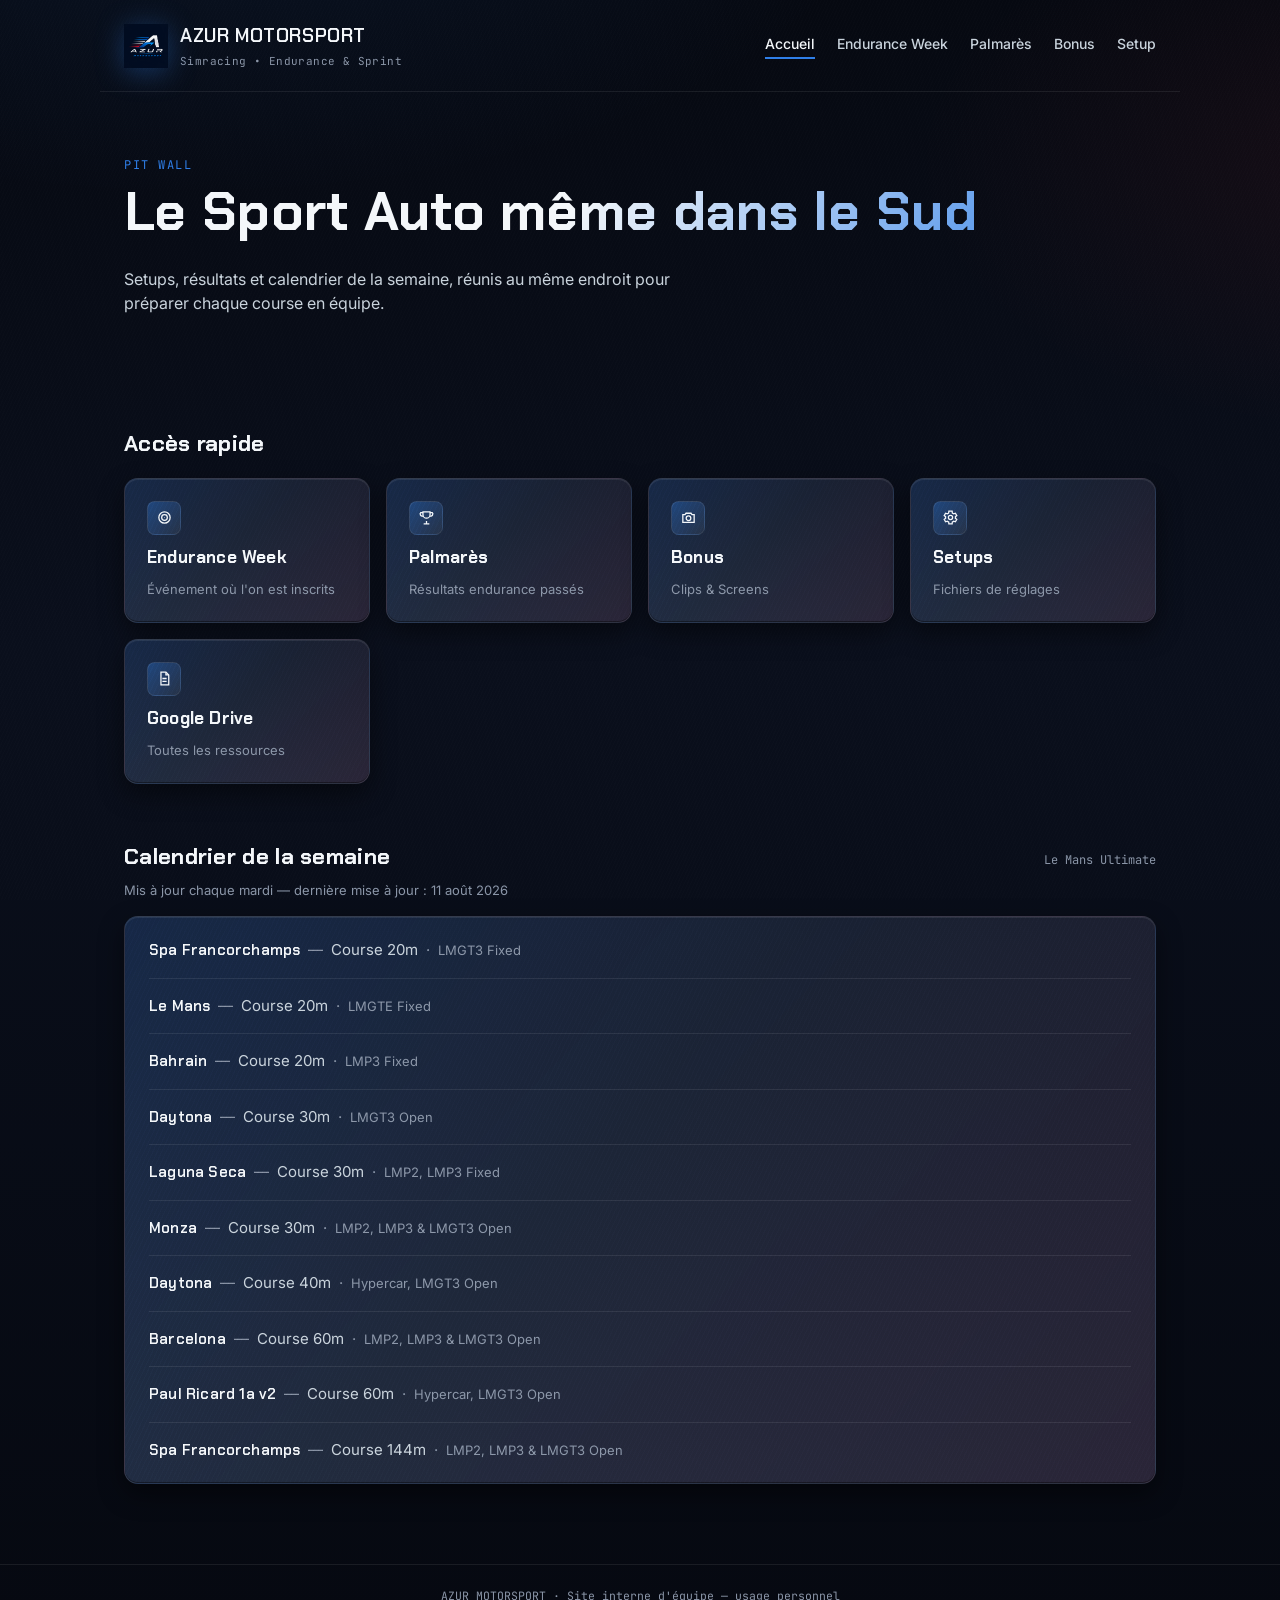
<file: index.html>
<!DOCTYPE html>
<html lang="fr">
<head>
<meta charset="UTF-8">
<meta name="viewport" content="width=device-width, initial-scale=1.0">
<title>Accueil — Équipe Simracing</title>
<link rel="preconnect" href="https://fonts.googleapis.com">
<link href="https://fonts.googleapis.com/css2?family=Chakra+Petch:wght@500;600;700&family=Inter:wght@400;500;600&family=JetBrains+Mono:wght@400;500&display=swap" rel="stylesheet">
<link rel="stylesheet" href="style.css">
</head>
<body>
<div class="speed-lines" aria-hidden="true">
  <span class="streak" style="top:8%;  width:180px; animation-duration:5.5s; animation-delay:-1s;"></span>
  <span class="streak" style="top:16%; width:120px; animation-duration:4.2s; animation-delay:-3.4s;"></span>
  <span class="streak" style="top:24%; width:200px; animation-duration:6.8s; animation-delay:-0.5s;"></span>
  <span class="streak" style="top:33%; width:140px; animation-duration:5s;   animation-delay:-2.2s;"></span>
  <span class="streak" style="top:42%; width:170px; animation-duration:4.6s; animation-delay:-4.1s;"></span>
  <span class="streak" style="top:51%; width:110px; animation-duration:6.2s; animation-delay:-1.7s;"></span>
  <span class="streak" style="top:60%; width:190px; animation-duration:5.3s; animation-delay:-3.9s;"></span>
  <span class="streak" style="top:69%; width:130px; animation-duration:4.8s; animation-delay:-0.9s;"></span>
  <span class="streak" style="top:78%; width:160px; animation-duration:6.5s; animation-delay:-2.8s;"></span>
  <span class="streak" style="top:88%; width:150px; animation-duration:5.7s; animation-delay:-4.6s;"></span>
</div>


<header class="plate">
  <div class="brand">
    <img class="brand-mark" src="assets/logo.png" alt="Logo Azur Motorsport">
    <div>
      <div class="brand-name" data-team-name>AZUR MOTORSPORT</div>
      <div class="brand-tagline" data-team-tagline>Simracing</div>
    </div>
  </div>
  <nav class="top-nav">
    <a href="index.html" class="active">Accueil</a>
    <a href="endurance-week.html">Endurance Week</a>
    <a href="palmares.html">Palmarès</a>
    <a href="bonus.html">Bonus</a>
    <a href="setup.html">Setup</a>
  </nav>
</header>

<main class="wrap">

  <section class="hero">
    <span class="eyebrow">Pit wall</span>
    <h1>Le Sport Auto même dans le Sud</h1>
    <p class="lead">Setups, résultats et calendrier de la semaine, réunis au même endroit pour préparer chaque course en équipe.</p>
  </section>

  <section class="block">
    <div class="section-head">
      <h2>Accès rapide</h2>
    </div>
    <div class="quick-links" data-quick-links></div>
  </section>

  <section class="block">
    <div class="section-head">
      <h2>Calendrier de la semaine</h2>
      <span class="meta" data-sim-game>Le Mans Ultimate</span>
    </div>
    <p style="margin-top:-10px; margin-bottom:16px; font-size:13px; color:var(--chrome-500);">
      Mis à jour chaque mardi — dernière mise à jour : <span data-week-updated>—</span>
    </p>
    <div class="metal-panel calendar-block" data-race-week></div>
  </section>

</main>

<footer>
  <span data-team-name>AZUR MOTORSPORT</span> · Site interne d'équipe — usage personnel
</footer>

<script src="data.js"></script>
<script src="script.js"></script>
</body>
</html>
</file>
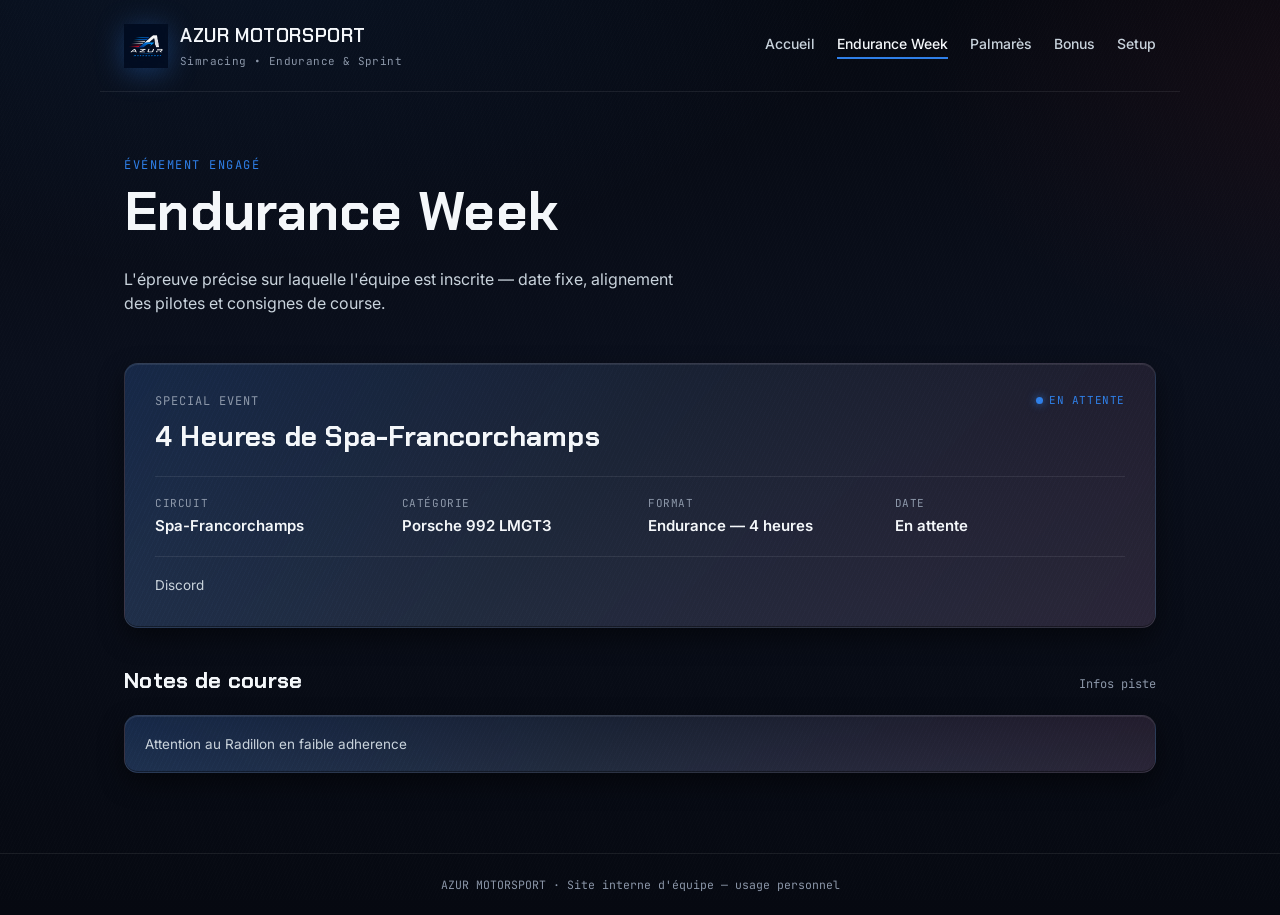
<file: endurance-week.html>
<!DOCTYPE html>
<html lang="fr">
<head>
<meta charset="UTF-8">
<meta name="viewport" content="width=device-width, initial-scale=1.0">
<title>Endurance Week — Équipe Simracing</title>
<link rel="preconnect" href="https://fonts.googleapis.com">
<link href="https://fonts.googleapis.com/css2?family=Chakra+Petch:wght@500;600;700&family=Inter:wght@400;500;600&family=JetBrains+Mono:wght@400;500&display=swap" rel="stylesheet">
<link rel="stylesheet" href="style.css">
</head>
<body>
<div class="speed-lines" aria-hidden="true">
  <span class="streak" style="top:8%;  width:180px; animation-duration:5.5s; animation-delay:-1s;"></span>
  <span class="streak" style="top:16%; width:120px; animation-duration:4.2s; animation-delay:-3.4s;"></span>
  <span class="streak" style="top:24%; width:200px; animation-duration:6.8s; animation-delay:-0.5s;"></span>
  <span class="streak" style="top:33%; width:140px; animation-duration:5s;   animation-delay:-2.2s;"></span>
  <span class="streak" style="top:42%; width:170px; animation-duration:4.6s; animation-delay:-4.1s;"></span>
  <span class="streak" style="top:51%; width:110px; animation-duration:6.2s; animation-delay:-1.7s;"></span>
  <span class="streak" style="top:60%; width:190px; animation-duration:5.3s; animation-delay:-3.9s;"></span>
  <span class="streak" style="top:69%; width:130px; animation-duration:4.8s; animation-delay:-0.9s;"></span>
  <span class="streak" style="top:78%; width:160px; animation-duration:6.5s; animation-delay:-2.8s;"></span>
  <span class="streak" style="top:88%; width:150px; animation-duration:5.7s; animation-delay:-4.6s;"></span>
</div>


<header class="plate">
  <div class="brand">
    <img class="brand-mark" src="assets/logo.png" alt="Logo Azur Motorsport">
    <div>
      <div class="brand-name" data-team-name>AZUR MOTORSPORT</div>
      <div class="brand-tagline" data-team-tagline>Simracing</div>
    </div>
  </div>
  <nav class="top-nav">
    <a href="index.html">Accueil</a>
    <a href="endurance-week.html" class="active">Endurance Week</a>
    <a href="palmares.html">Palmarès</a>
    <a href="bonus.html">Bonus</a>
    <a href="setup.html">Setup</a>
  </nav>
</header>

<main class="wrap">

  <section class="hero" style="padding-bottom: 8px;">
    <span class="eyebrow">Événement engagé</span>
    <h1>Endurance Week</h1>
    <p class="lead">L'épreuve précise sur laquelle l'équipe est inscrite — date fixe, alignement des pilotes et consignes de course.</p>
  </section>

  <section class="block" style="margin-top: 24px;" data-endurance-event>

    <div class="metal-panel event-card">
      <div class="top-row">
        <span class="ev-series" data-ev-series>—</span>
        <span class="status-dot upcoming" data-ev-status>—</span>
      </div>
      <h2 class="ev-title" data-ev-title>—</h2>

      <div class="ev-specs">
        <div class="ev-spec">
          <div class="label">Circuit</div>
          <div class="value" data-ev-track>—</div>
        </div>
        <div class="ev-spec">
          <div class="label">Catégorie</div>
          <div class="value" data-ev-car>—</div>
        </div>
        <div class="ev-spec">
          <div class="label">Format</div>
          <div class="value" data-ev-format>—</div>
        </div>
        <div class="ev-spec">
          <div class="label">Date</div>
          <div class="value" data-ev-date>—</div>
        </div>
      </div>

      <p class="ev-briefing" data-ev-briefing>—</p>
    </div>

    <div class="section-head" style="margin-top:36px;">
      <h2>Notes de course</h2>
      <span class="meta">Infos piste</span>
    </div>
    <div class="metal-panel ev-notes" data-ev-notes>—</div>

  </section>

</main>

<footer>
  <span data-team-name>AZUR MOTORSPORT</span> · Site interne d'équipe — usage personnel
</footer>

<script src="data.js"></script>
<script src="script.js"></script>
</body>
</html>
</file>
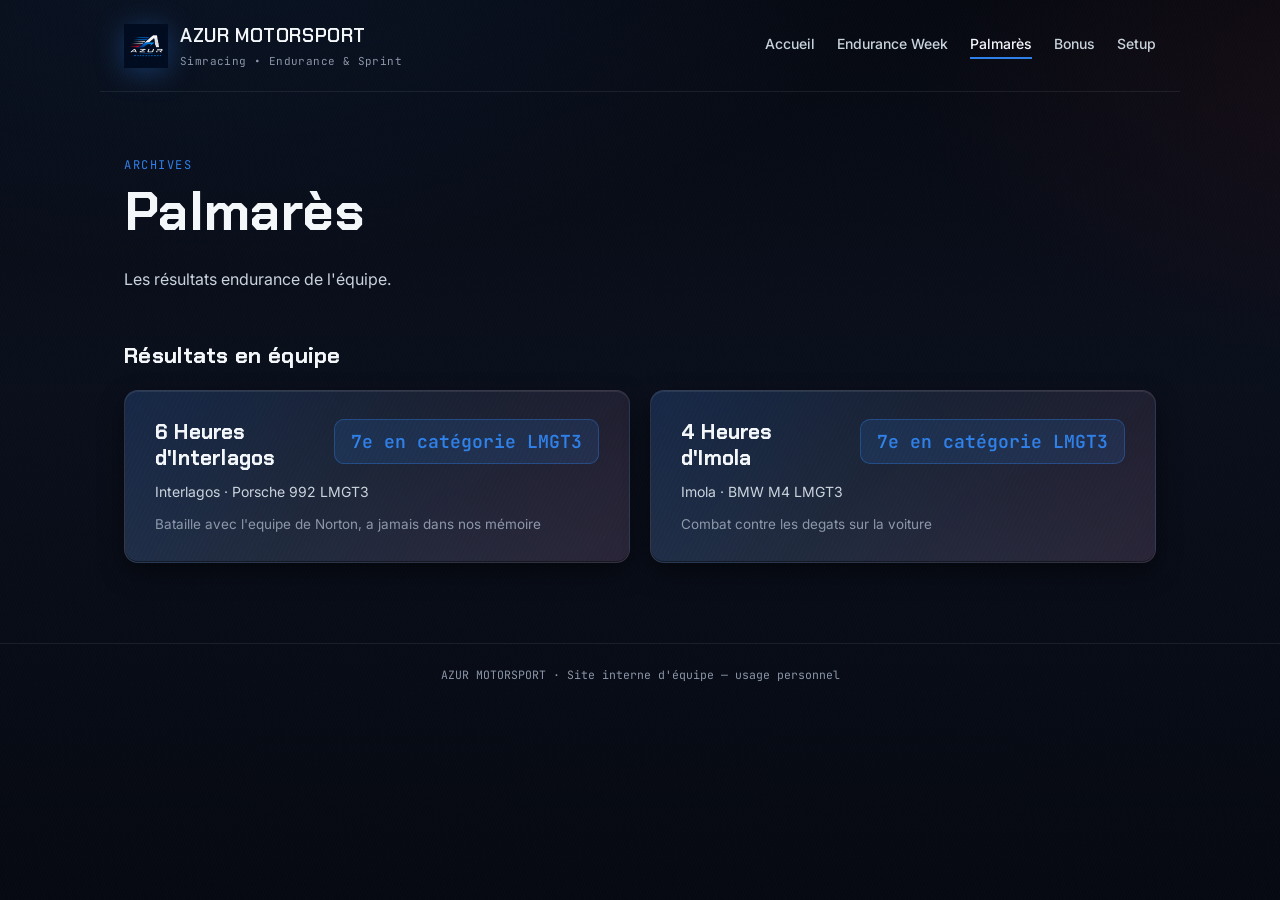
<file: palmares.html>
<!DOCTYPE html>
<html lang="fr">
<head>
<meta charset="UTF-8">
<meta name="viewport" content="width=device-width, initial-scale=1.0">
<title>Palmarès — Équipe Simracing</title>
<link rel="preconnect" href="https://fonts.googleapis.com">
<link href="https://fonts.googleapis.com/css2?family=Chakra+Petch:wght@500;600;700&family=Inter:wght@400;500;600&family=JetBrains+Mono:wght@400;500&display=swap" rel="stylesheet">
<link rel="stylesheet" href="style.css">
</head>
<body>
<div class="speed-lines" aria-hidden="true">
  <span class="streak" style="top:8%;  width:180px; animation-duration:5.5s; animation-delay:-1s;"></span>
  <span class="streak" style="top:16%; width:120px; animation-duration:4.2s; animation-delay:-3.4s;"></span>
  <span class="streak" style="top:24%; width:200px; animation-duration:6.8s; animation-delay:-0.5s;"></span>
  <span class="streak" style="top:33%; width:140px; animation-duration:5s;   animation-delay:-2.2s;"></span>
  <span class="streak" style="top:42%; width:170px; animation-duration:4.6s; animation-delay:-4.1s;"></span>
  <span class="streak" style="top:51%; width:110px; animation-duration:6.2s; animation-delay:-1.7s;"></span>
  <span class="streak" style="top:60%; width:190px; animation-duration:5.3s; animation-delay:-3.9s;"></span>
  <span class="streak" style="top:69%; width:130px; animation-duration:4.8s; animation-delay:-0.9s;"></span>
  <span class="streak" style="top:78%; width:160px; animation-duration:6.5s; animation-delay:-2.8s;"></span>
  <span class="streak" style="top:88%; width:150px; animation-duration:5.7s; animation-delay:-4.6s;"></span>
</div>


<header class="plate">
  <div class="brand">
    <img class="brand-mark" src="assets/logo.png" alt="Logo Azur Motorsport">
    <div>
      <div class="brand-name" data-team-name>AZUR MOTORSPORT</div>
      <div class="brand-tagline" data-team-tagline>Simracing</div>
    </div>
  </div>
  <nav class="top-nav">
    <a href="index.html">Accueil</a>
    <a href="endurance-week.html">Endurance Week</a>
    <a href="palmares.html" class="active">Palmarès</a>
    <a href="bonus.html">Bonus</a>
    <a href="setup.html">Setup</a>
  </nav>
</header>

<main class="wrap">

  <section class="hero" style="padding-bottom: 8px;">
    <span class="eyebrow">Archives</span>
    <h1>Palmarès</h1>
    <p class="lead">Les résultats endurance de l'équipe.</p>
  </section>

  <section class="block" style="margin-top: 24px;">
    <div class="section-head">
      <h2>Résultats en équipe</h2>
    </div>
    <div class="palmares-grid" data-palmares></div>
  </section>

</main>

<footer>
  <span data-team-name>AZUR MOTORSPORT</span> · Site interne d'équipe — usage personnel
</footer>

<script src="data.js"></script>
<script src="script.js"></script>
</body>
</html>
</file>
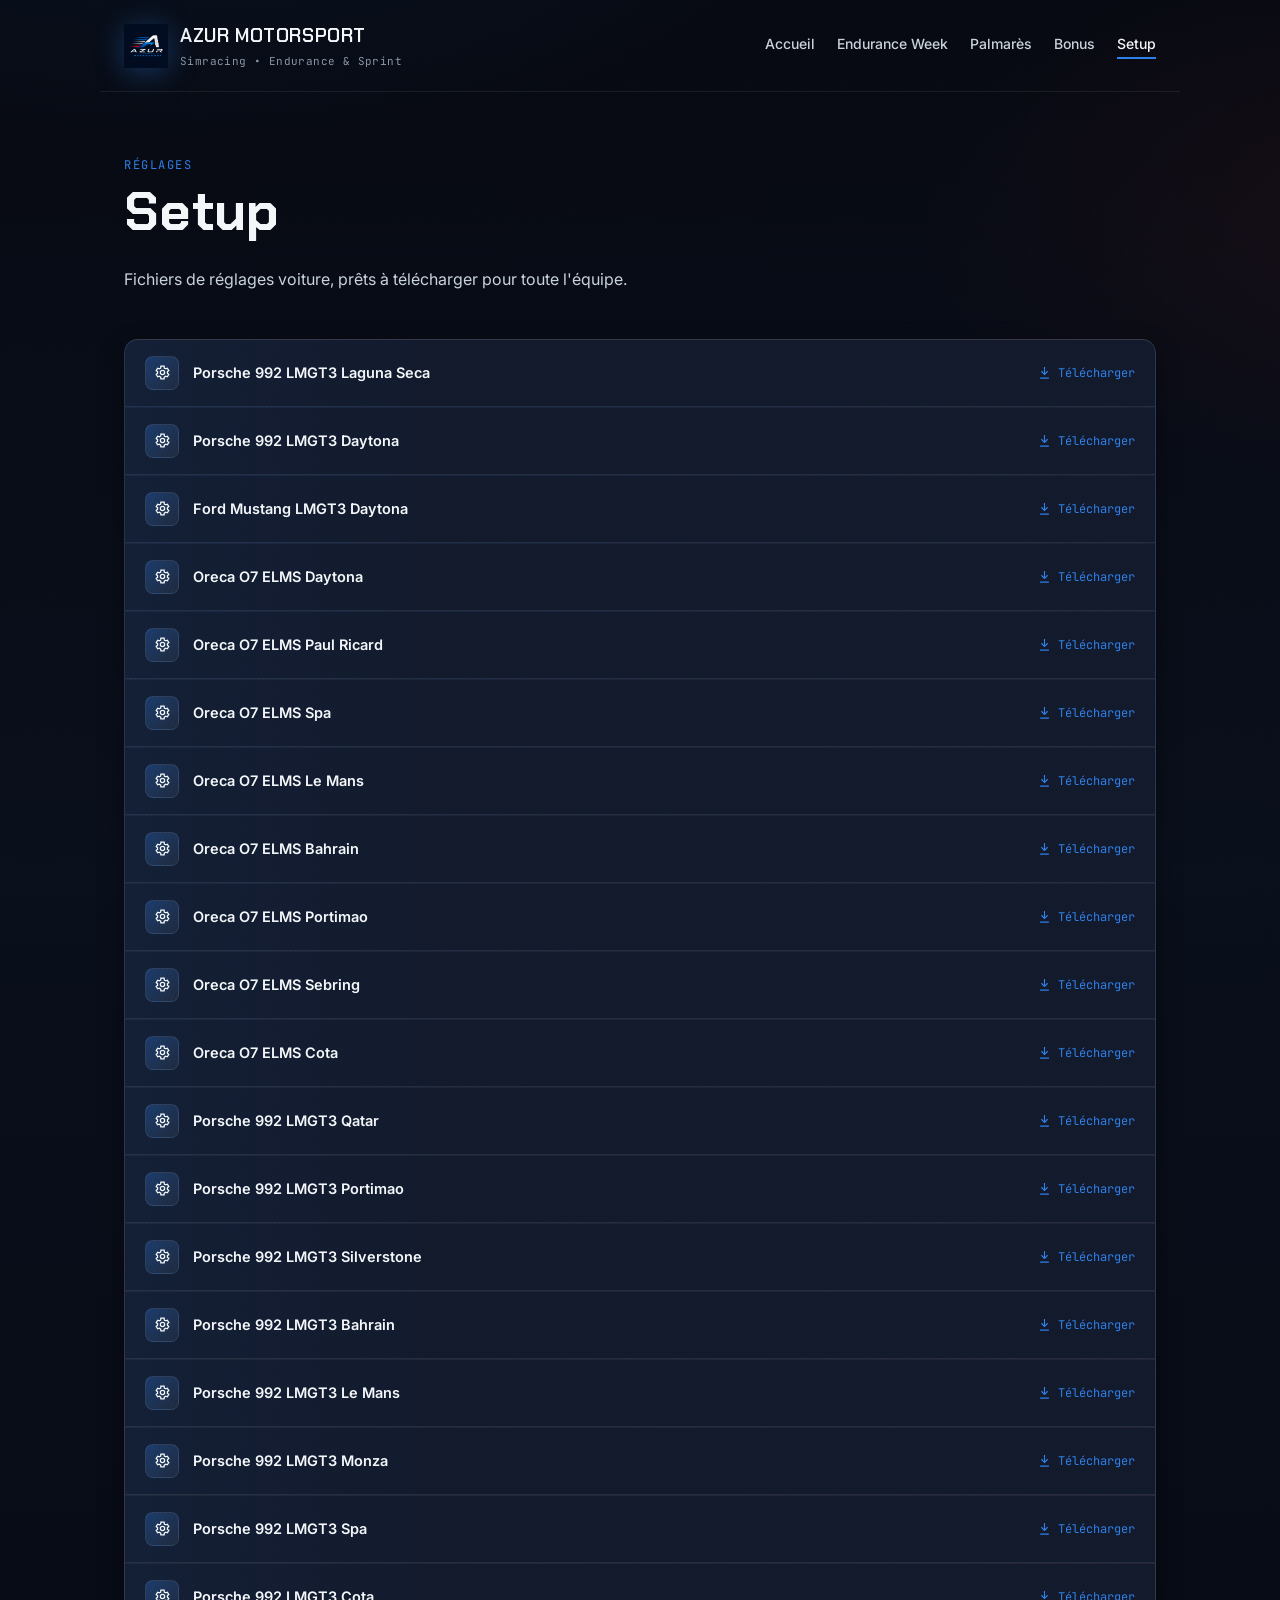
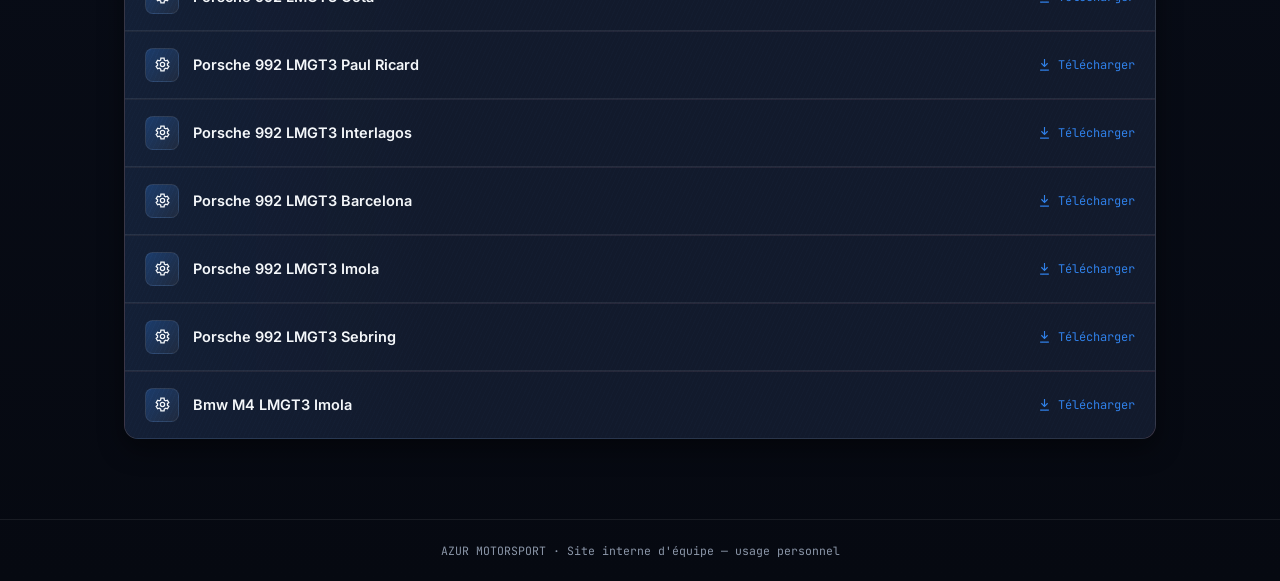
<file: setup.html>
<!DOCTYPE html>
<html lang="fr">
<head>
<meta charset="UTF-8">
<meta name="viewport" content="width=device-width, initial-scale=1.0">
<title>Setup — Équipe Simracing</title>
<link rel="preconnect" href="https://fonts.googleapis.com">
<link href="https://fonts.googleapis.com/css2?family=Chakra+Petch:wght@500;600;700&family=Inter:wght@400;500;600&family=JetBrains+Mono:wght@400;500&display=swap" rel="stylesheet">
<link rel="stylesheet" href="style.css">
</head>
<body>
<div class="speed-lines" aria-hidden="true">
  <span class="streak" style="top:8%;  width:180px; animation-duration:5.5s; animation-delay:-1s;"></span>
  <span class="streak" style="top:16%; width:120px; animation-duration:4.2s; animation-delay:-3.4s;"></span>
  <span class="streak" style="top:24%; width:200px; animation-duration:6.8s; animation-delay:-0.5s;"></span>
  <span class="streak" style="top:33%; width:140px; animation-duration:5s;   animation-delay:-2.2s;"></span>
  <span class="streak" style="top:42%; width:170px; animation-duration:4.6s; animation-delay:-4.1s;"></span>
  <span class="streak" style="top:51%; width:110px; animation-duration:6.2s; animation-delay:-1.7s;"></span>
  <span class="streak" style="top:60%; width:190px; animation-duration:5.3s; animation-delay:-3.9s;"></span>
  <span class="streak" style="top:69%; width:130px; animation-duration:4.8s; animation-delay:-0.9s;"></span>
  <span class="streak" style="top:78%; width:160px; animation-duration:6.5s; animation-delay:-2.8s;"></span>
  <span class="streak" style="top:88%; width:150px; animation-duration:5.7s; animation-delay:-4.6s;"></span>
</div>


<header class="plate">
  <div class="brand">
    <img class="brand-mark" src="assets/logo.png" alt="Logo Azur Motorsport">
    <div>
      <div class="brand-name" data-team-name>AZUR MOTORSPORT</div>
      <div class="brand-tagline" data-team-tagline>Simracing</div>
    </div>
  </div>
  <nav class="top-nav">
    <a href="index.html">Accueil</a>
    <a href="endurance-week.html">Endurance Week</a>
    <a href="palmares.html">Palmarès</a>
    <a href="bonus.html">Bonus</a>
    <a href="setup.html" class="active">Setup</a>
  </nav>
</header>

<main class="wrap">

  <section class="hero" style="padding-bottom: 8px;">
    <span class="eyebrow">Réglages</span>
    <h1>Setup</h1>
    <p class="lead">Fichiers de réglages voiture, prêts à télécharger pour toute l'équipe.</p>
  </section>

  <section class="block" style="margin-top: 24px;">
    <div class="setups-block metal-panel" data-setups></div>
  </section>

</main>

<footer>
  <span data-team-name>AZUR MOTORSPORT</span> · Site interne d'équipe — usage personnel
</footer>

<script src="data.js"></script>
<script src="script.js"></script>
</body>
</html>
</file>
<file: style.css>
/* ============================================================
   STYLE.CSS — thème "carbone & chrome liquide"
   Palette pensée comme une carrosserie : couches de métal
   semi-transparentes qui captent la lumière selon l'angle.
   Remplace --accent / --accent-2 par les teintes de ton logo
   quand tu l'auras envoyé (les valeurs -rgb doivent matcher).
   ============================================================ */

:root {
  /* base — bleu nuit métallique, calé sur le fond du logo Azur Motorsport */
  --carbon-950: #060911;
  --carbon-900: #0a0f1c;
  --steel-800: #121a2c;
  --steel-700: #1a2438;
  --hairline: rgba(255, 255, 255, 0.08);

  /* chrome / reflets — ton du "A" du logo */
  --chrome-100: #f4f7fa;
  --chrome-300: #c9d3dc;
  --chrome-500: #8b96a8;

  /* accents (livrée Azur Motorsport) */
  --accent: #2f7fe8;
  --accent-rgb: 47, 127, 232;
  --accent-2: #e8362f;
  --accent-2-rgb: 232, 54, 47;

  --radius: 14px;
  --font-display: "Chakra Petch", "Arial Narrow", sans-serif;
  --font-body: "Inter", system-ui, sans-serif;
  --font-mono: "JetBrains Mono", ui-monospace, monospace;
}

* { box-sizing: border-box; }

html { scroll-behavior: smooth; }

body {
  margin: 0;
  min-height: 100vh;
  background:
    radial-gradient(1200px 600px at 15% -10%, rgba(var(--accent-rgb), 0.10), transparent 60%),
    radial-gradient(900px 500px at 110% 10%, rgba(var(--accent-2-rgb), 0.07), transparent 55%),
    linear-gradient(180deg, var(--carbon-950), var(--carbon-900) 40%, var(--carbon-950));
  color: var(--chrome-100);
  font-family: var(--font-body);
  line-height: 1.5;
}

/* brushed-metal texture, layered under content */
body::before {
  content: "";
  position: fixed;
  inset: 0;
  pointer-events: none;
  z-index: 0;
  opacity: 0.5;
  background:
    repeating-linear-gradient(
      115deg,
      rgba(255, 255, 255, 0.025) 0px,
      rgba(255, 255, 255, 0.025) 1px,
      transparent 1px,
      transparent 3px
    );
}

/* ---------- speed-lines : traînées lumineuses blanches en arrière-plan ---------- */

.speed-lines {
  position: fixed;
  inset: 0;
  overflow: hidden;
  pointer-events: none;
  z-index: 0;
}

.speed-lines .streak {
  position: absolute;
  left: -20%;
  width: 160px;
  height: 1.5px;
  border-radius: 999px;
  background: linear-gradient(90deg, transparent, rgba(255, 255, 255, 0.9), transparent);
  box-shadow:
    0 0 6px 1px rgba(255, 255, 255, 0.55),
    0 0 16px 2px rgba(var(--accent-rgb), 0.35);
  opacity: 0;
  transform: rotate(-4deg);
  animation-name: streak-run;
  animation-timing-function: linear;
  animation-iteration-count: infinite;
}

@keyframes streak-run {
  0%   { transform: translateX(0) rotate(-4deg) scaleX(0.6); opacity: 0; }
  8%   { opacity: 0.85; }
  85%  { opacity: 0.85; }
  100% { transform: translateX(145vw) rotate(-4deg) scaleX(1.3); opacity: 0; }
}

@media (prefers-reduced-motion: reduce) {
  .speed-lines .streak { animation: none; opacity: 0; }
}

/* ---------- transition entre les pages ---------- */
/* Chrome / Edge : vraie animation de transition native (cross-fade + léger
   mouvement). Firefox / Safari (pas encore de support) : repli sur un
   simple fondu d'entrée, géré par la règle @supports plus bas. */

@view-transition {
  navigation: auto;
}

::view-transition-old(root),
::view-transition-new(root) {
  animation-duration: 0.42s;
  animation-timing-function: cubic-bezier(0.4, 0, 0.2, 1);
}

::view-transition-old(root) {
  animation-name: page-exit;
}

::view-transition-new(root) {
  animation-name: page-enter;
}

@keyframes page-exit {
  from { opacity: 1; transform: translateY(0) scale(1); filter: blur(0); }
  to   { opacity: 0; transform: translateY(-10px) scale(0.99); filter: blur(2px); }
}

@keyframes page-enter {
  from { opacity: 0; transform: translateY(10px) scale(1.01); filter: blur(2px); }
  to   { opacity: 1; transform: translateY(0) scale(1); filter: blur(0); }
}

/* Repli pour les navigateurs sans support des View Transitions */
@supports not (view-transition-name: none) {
  body { animation: page-enter-fallback 0.4s ease both; }
}

@keyframes page-enter-fallback {
  from { opacity: 0; transform: translateY(6px); }
  to   { opacity: 1; transform: translateY(0); }
}

@media (prefers-reduced-motion: reduce) {
  ::view-transition-old(root),
  ::view-transition-new(root) { animation: none; }
  body { animation: none; }
}

a { color: inherit; text-decoration: none; }

img { max-width: 100%; display: block; }

.wrap {
  position: relative;
  z-index: 1;
  max-width: 1080px;
  margin: 0 auto;
  padding: 0 24px 80px;
}

/* ---------- header / plaque d'identité ---------- */

header.plate {
  position: relative;
  z-index: 1;
  display: flex;
  align-items: center;
  justify-content: space-between;
  gap: 16px;
  max-width: 1080px;
  margin: 0 auto;
  padding: 22px 24px;
  border-bottom: 1px solid var(--hairline);
}

.brand { display: flex; align-items: center; gap: 12px; }

.brand-mark {
  width: 44px;
  height: 44px;
  object-fit: contain;
  filter: drop-shadow(0 4px 14px rgba(var(--accent-rgb), 0.35));
}

.brand-name {
  font-family: var(--font-display);
  font-weight: 600;
  font-size: 19px;
  letter-spacing: 0.6px;
  text-transform: uppercase;
}

.brand-tagline {
  font-family: var(--font-mono);
  font-size: 11px;
  color: var(--chrome-500);
  letter-spacing: 0.4px;
  margin-top: 2px;
}

nav.top-nav { display: flex; gap: 22px; font-size: 14px; }

nav.top-nav a {
  color: var(--chrome-300);
  font-weight: 500;
  padding-bottom: 3px;
  border-bottom: 2px solid transparent;
  transition: color 0.2s ease, border-color 0.2s ease;
}

nav.top-nav a:hover,
nav.top-nav a.active {
  color: var(--chrome-100);
  border-color: var(--accent);
}

/* ---------- hero ---------- */

.hero {
  padding: 64px 0 40px;
  display: grid;
  gap: 10px;
}

.hero .eyebrow {
  font-family: var(--font-mono);
  font-size: 12px;
  letter-spacing: 1.5px;
  text-transform: uppercase;
  color: var(--accent);
}

.hero h1 {
  font-family: var(--font-display);
  font-size: clamp(34px, 5vw, 54px);
  line-height: 1.05;
  margin: 0;
  letter-spacing: 0.3px;
  background: linear-gradient(120deg, var(--chrome-100) 20%, var(--accent) 45%, var(--chrome-300) 60%, var(--chrome-100) 85%);
  background-size: 220% 100%;
  -webkit-background-clip: text;
  background-clip: text;
  color: transparent;
  animation: sheen 7s ease-in-out infinite;
}

@keyframes sheen {
  0%, 100% { background-position: 0% 50%; }
  50% { background-position: 100% 50%; }
}

.hero p.lead {
  max-width: 560px;
  color: var(--chrome-300);
  font-size: 16px;
}

/* ---------- metal panel (signature element) ---------- */

.metal-panel {
  position: relative;
  border-radius: var(--radius);
  border: 1px solid var(--hairline);
  background:
    linear-gradient(135deg, rgba(var(--accent-rgb), 0.14), rgba(255, 255, 255, 0.03) 45%, rgba(var(--accent-2-rgb), 0.08) 100%),
    linear-gradient(180deg, var(--steel-800), var(--steel-700));
  box-shadow:
    inset 0 1px 0 rgba(255, 255, 255, 0.08),
    inset 0 -1px 0 rgba(0, 0, 0, 0.4),
    0 10px 26px rgba(0, 0, 0, 0.45);
  overflow: hidden;
}

.metal-panel::after {
  content: "";
  position: absolute;
  inset: 0;
  background: repeating-linear-gradient(
    115deg,
    rgba(255, 255, 255, 0.05) 0px,
    rgba(255, 255, 255, 0.05) 1px,
    transparent 1px,
    transparent 4px
  );
  mix-blend-mode: overlay;
  pointer-events: none;
}

/* ---------- quick links grid ---------- */

.quick-links {
  display: grid;
  grid-template-columns: repeat(auto-fit, minmax(220px, 1fr));
  gap: 16px;
  margin-top: 12px;
}

.quick-link {
  padding: 22px;
  display: flex;
  flex-direction: column;
  gap: 10px;
  transition: transform 0.2s ease, box-shadow 0.2s ease, border-color 0.2s ease;
}

.quick-link:hover {
  transform: translateY(-3px);
  border-color: rgba(var(--accent-rgb), 0.5);
  box-shadow:
    inset 0 1px 0 rgba(255, 255, 255, 0.1),
    0 14px 30px rgba(var(--accent-rgb), 0.18);
}

.quick-link .ico {
  width: 34px;
  height: 34px;
  border-radius: 8px;
  display: flex;
  align-items: center;
  justify-content: center;
  background: linear-gradient(135deg, rgba(var(--accent-rgb), 0.35), rgba(255, 255, 255, 0.05));
  border: 1px solid var(--hairline);
}

.quick-link .ico svg { width: 17px; height: 17px; stroke: var(--chrome-100); }

.quick-link h3 {
  margin: 0;
  font-family: var(--font-display);
  font-size: 17px;
  letter-spacing: 0.2px;
}

.quick-link p {
  margin: 0;
  font-size: 13px;
  color: var(--chrome-500);
}

/* ---------- sections ---------- */

section.block { margin-top: 56px; }

.section-head {
  display: flex;
  align-items: baseline;
  justify-content: space-between;
  margin-bottom: 18px;
  gap: 12px;
}

.section-head h2 {
  font-family: var(--font-display);
  font-size: 22px;
  letter-spacing: 0.3px;
  margin: 0;
}

.section-head .meta {
  font-family: var(--font-mono);
  font-size: 12px;
  color: var(--chrome-500);
}

/* ---------- upcoming events list ---------- */

.events {
  display: flex;
  flex-direction: column;
  gap: 1px;
  border-radius: var(--radius);
  overflow: hidden;
  border: 1px solid var(--hairline);
}

.event-row {
  display: grid;
  grid-template-columns: 88px 1fr auto;
  align-items: center;
  gap: 18px;
  padding: 16px 20px;
  background: linear-gradient(90deg, rgba(var(--accent-rgb), 0.05), transparent 30%), var(--steel-800);
  border-bottom: 1px solid var(--hairline);
}

.event-row:last-child { border-bottom: none; }

.event-date {
  font-family: var(--font-mono);
  font-size: 11.5px;
  letter-spacing: 0.6px;
  text-transform: uppercase;
  color: var(--accent);
  white-space: nowrap;
}

.event-title { font-weight: 600; font-size: 15px; }

.event-note { font-size: 13px; color: var(--chrome-500); margin-top: 2px; }

/* ---------- calendrier accueil (bloc unique, une ligne par événement) ---------- */

.calendar-block {
  padding: 6px 24px;
}

.cal-line {
  display: flex;
  align-items: baseline;
  flex-wrap: wrap;
  gap: 8px;
  padding: 16px 0;
  border-bottom: 1px solid var(--hairline);
  font-size: 15px;
}

.cal-line:last-child { border-bottom: none; }

.cal-track {
  font-family: var(--font-display);
  font-weight: 600;
  letter-spacing: 0.2px;
}

.cal-sep { color: var(--chrome-500); }

.cal-session { color: var(--chrome-300); }

.cal-car {
  color: var(--chrome-500);
  font-size: 13px;
}

.cal-time {
  margin-left: auto;
  font-family: var(--font-mono);
  color: var(--accent);
  font-size: 13.5px;
}

/* ---------- race week cards (calendrier) ---------- */

.race-grid {
  display: grid;
  grid-template-columns: repeat(auto-fit, minmax(230px, 1fr));
  gap: 16px;
}

.race-card {
  padding: 20px;
  display: flex;
  flex-direction: column;
  gap: 8px;
}

.race-day {
  font-family: var(--font-mono);
  font-size: 11px;
  letter-spacing: 1.2px;
  text-transform: uppercase;
  color: var(--chrome-500);
}

.race-track {
  font-family: var(--font-display);
  font-size: 19px;
  letter-spacing: 0.2px;
}

.race-meta {
  display: flex;
  align-items: center;
  justify-content: space-between;
  margin-top: 6px;
  font-size: 13px;
  color: var(--chrome-300);
}

.race-time {
  font-family: var(--font-mono);
  color: var(--chrome-100);
  background: rgba(255, 255, 255, 0.06);
  padding: 3px 8px;
  border-radius: 6px;
}

.status-dot {
  display: inline-flex;
  align-items: center;
  gap: 6px;
  font-family: var(--font-mono);
  font-size: 11px;
  text-transform: uppercase;
  letter-spacing: 0.6px;
}

.status-dot::before {
  content: "";
  width: 7px;
  height: 7px;
  border-radius: 50%;
  background: var(--chrome-500);
}

.status-dot.upcoming { color: var(--accent); }
.status-dot.upcoming::before { background: var(--accent); box-shadow: 0 0 8px rgba(var(--accent-rgb), 0.8); }

.status-dot.live { color: var(--accent-2); }
.status-dot.live::before { background: var(--accent-2); box-shadow: 0 0 8px rgba(var(--accent-2-rgb), 0.8); animation: pulse 1.4s ease-in-out infinite; }

.status-dot.done { color: var(--chrome-500); }
.status-dot.done::before { background: var(--chrome-500); }

@keyframes pulse {
  0%, 100% { opacity: 1; }
  50% { opacity: 0.35; }
}

/* ---------- endurance week (événement engagé) ---------- */

.event-card {
  padding: 28px 30px;
}

.event-card .top-row {
  display: flex;
  align-items: center;
  justify-content: space-between;
  gap: 12px;
  margin-bottom: 6px;
}

.event-card .ev-series {
  font-family: var(--font-mono);
  font-size: 12px;
  letter-spacing: 1px;
  text-transform: uppercase;
  color: var(--chrome-500);
}

.event-card h2.ev-title {
  font-family: var(--font-display);
  font-size: 28px;
  margin: 4px 0 18px;
  letter-spacing: 0.2px;
}

.ev-specs {
  display: grid;
  grid-template-columns: repeat(auto-fit, minmax(150px, 1fr));
  gap: 16px;
  padding: 18px 0;
  border-top: 1px solid var(--hairline);
  border-bottom: 1px solid var(--hairline);
  margin-bottom: 18px;
}

.ev-spec .label {
  font-family: var(--font-mono);
  font-size: 11px;
  text-transform: uppercase;
  letter-spacing: 0.6px;
  color: var(--chrome-500);
  margin-bottom: 4px;
}

.ev-spec .value {
  font-size: 15px;
  font-weight: 600;
}

.ev-briefing {
  font-size: 13.5px;
  color: var(--chrome-300);
  margin-bottom: 4px;
}

.lineup-row {
  display: flex;
  align-items: center;
  justify-content: space-between;
  padding: 12px 20px;
  border-bottom: 1px solid var(--hairline);
  font-size: 14px;
}

.lineup-row:last-child { border-bottom: none; }

.lineup-driver { font-weight: 600; }

.lineup-stint {
  font-family: var(--font-mono);
  font-size: 12.5px;
  color: var(--chrome-500);
}

.ev-notes {
  padding: 18px 20px;
  font-size: 13.5px;
  color: var(--chrome-300);
}

/* ---------- palmarès (résultats équipe, grand format) ---------- */

.palmares-grid {
  display: grid;
  grid-template-columns: repeat(auto-fit, minmax(340px, 1fr));
  gap: 20px;
}

.palmares-card { padding: 28px 30px; }

.palmares-top {
  display: flex;
  align-items: flex-start;
  justify-content: space-between;
  gap: 16px;
}

.palmares-card h3 {
  font-family: var(--font-display);
  font-size: 21px;
  line-height: 1.25;
  margin: 0;
  letter-spacing: 0.2px;
}

.palmares-badge {
  flex-shrink: 0;
  font-family: var(--font-mono);
  font-size: 18px;
  font-weight: 600;
  color: var(--accent);
  background: rgba(var(--accent-rgb), 0.14);
  border: 1px solid rgba(var(--accent-rgb), 0.35);
  padding: 8px 16px;
  border-radius: 10px;
  white-space: nowrap;
}

.palmares-meta {
  margin-top: 10px;
  font-size: 14px;
  color: var(--chrome-300);
}

.palmares-note {
  margin: 12px 0 0;
  font-size: 13.5px;
  color: var(--chrome-500);
}

/* ---------- bonus (clips & moments forts) ---------- */

.bonus-grid {
  display: grid;
  grid-template-columns: repeat(auto-fit, minmax(240px, 1fr));
  gap: 18px;
}

.bonus-card { display: flex; flex-direction: column; overflow: hidden; }

.bonus-media {
  aspect-ratio: 16 / 10;
  display: flex;
  align-items: center;
  justify-content: center;
  background: linear-gradient(135deg, rgba(var(--accent-rgb), 0.1), rgba(255, 255, 255, 0.03));
  border-bottom: 1px solid var(--hairline);
}

.bonus-media img { width: 100%; height: 100%; object-fit: cover; }

.bonus-video {
  width: 100%;
  height: 100%;
  object-fit: cover;
  background: #000;
}

.bonus-embed {
  width: 100%;
  height: 100%;
  border: none;
}

.bonus-placeholder svg { width: 34px; height: 34px; stroke: var(--chrome-500); opacity: 0.7; }

.bonus-body { padding: 18px 20px; }

.bonus-tag {
  font-family: var(--font-mono);
  font-size: 10.5px;
  text-transform: uppercase;
  letter-spacing: 0.8px;
  color: var(--accent);
}

.bonus-body h3 {
  font-family: var(--font-display);
  font-size: 16px;
  margin: 8px 0 6px;
}

.bonus-body p {
  font-size: 13px;
  color: var(--chrome-300);
  margin: 0;
}

/* ---------- setups (fichiers .rar téléchargeables) ---------- */

.setups-block {
  display: flex;
  flex-direction: column;
  gap: 1px;
  border-radius: var(--radius);
  overflow: hidden;
  border: 1px solid var(--hairline);
}

.setup-row {
  display: flex;
  align-items: center;
  justify-content: space-between;
  gap: 16px;
  padding: 16px 20px;
  background: linear-gradient(90deg, rgba(var(--accent-rgb), 0.05), transparent 30%), var(--steel-800);
  border-bottom: 1px solid var(--hairline);
  transition: background 0.2s ease;
}

.setup-row:last-child { border-bottom: none; }

.setup-row:hover {
  background: linear-gradient(90deg, rgba(var(--accent-rgb), 0.12), transparent 40%), var(--steel-800);
}

.setup-info { display: flex; align-items: center; gap: 14px; }

.setup-ico {
  width: 34px;
  height: 34px;
  flex-shrink: 0;
  border-radius: 8px;
  display: flex;
  align-items: center;
  justify-content: center;
  background: linear-gradient(135deg, rgba(var(--accent-rgb), 0.3), rgba(255, 255, 255, 0.05));
  border: 1px solid var(--hairline);
}

.setup-ico svg { width: 17px; height: 17px; stroke: var(--chrome-100); }

.setup-title { font-weight: 600; font-size: 14.5px; }

.setup-note { font-size: 12.5px; color: var(--chrome-500); margin-top: 2px; }

.setup-download {
  flex-shrink: 0;
  display: flex;
  align-items: center;
  gap: 6px;
  font-family: var(--font-mono);
  font-size: 12px;
  color: var(--accent);
  white-space: nowrap;
}

.setup-download svg { width: 15px; height: 15px; stroke: var(--accent); }

/* ---------- footer ---------- */

footer {
  position: relative;
  z-index: 1;
  border-top: 1px solid var(--hairline);
  padding: 22px 24px;
  text-align: center;
  font-family: var(--font-mono);
  font-size: 11.5px;
  color: var(--chrome-500);
}

/* ---------- responsive ---------- */

@media (max-width: 640px) {
  header.plate { flex-direction: column; align-items: flex-start; gap: 14px; }
  nav.top-nav { gap: 16px; font-size: 13px; }
  .event-row { grid-template-columns: 1fr; gap: 4px; }
  .hero { padding-top: 44px; }
}

/* respect reduced motion */
@media (prefers-reduced-motion: reduce) {
  .hero h1 { animation: none; }
  .status-dot.live::before { animation: none; }
  html { scroll-behavior: auto; }
}

/* keyboard focus visibility */
a:focus-visible, button:focus-visible {
  outline: 2px solid var(--accent);
  outline-offset: 3px;
  border-radius: 4px;
}
</file>
